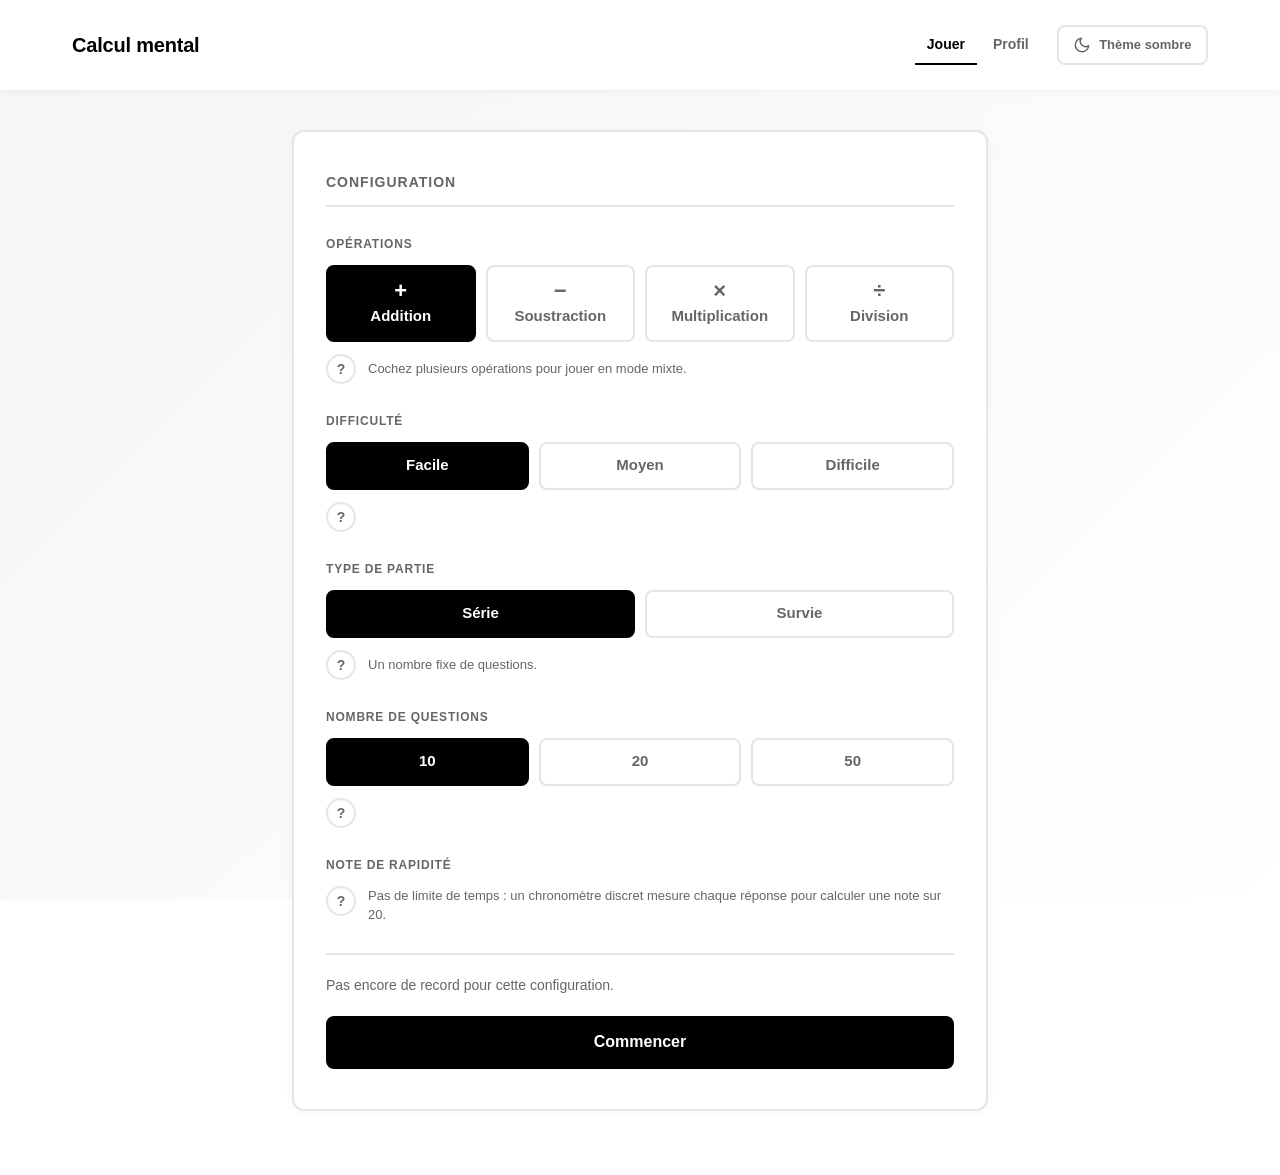
<file: index.html>
<!DOCTYPE html>
<html lang="fr">
<head>
  <meta charset="UTF-8">
  <meta name="viewport" content="width=device-width, initial-scale=1">
  <meta name="description" content="Entraînement au calcul mental : additions, soustractions, multiplications et divisions, avec une note de rapidité et des statistiques de progression.">
  <title>Calcul mental</title>
  <link rel="stylesheet" href="css/style.css">
  <!-- Chargés dans le <head> pour appliquer le thème avant le premier affichage -->
  <script src="js/storage.js"></script>
  <script src="js/theme.js"></script>
</head>
<body>
  <a class="skip-link" href="#main">Aller au contenu</a>

  <!-- ========== En-tête ========== -->
  <header class="site-header">
    <div class="header-inner">
      <h1 class="site-title">Calcul mental</h1>
      <div class="header-actions">
        <!-- Onglets : masqués pendant une partie -->
        <nav class="site-nav" id="site-nav" aria-label="Navigation principale">
          <button type="button" class="nav-link" data-nav="home" aria-current="page">Jouer</button>
          <button type="button" class="nav-link" data-nav="profile">Profil</button>
        </nav>
        <button type="button" class="theme-toggle" id="theme-toggle">
          <span class="theme-icon" id="icon-moon" aria-hidden="true">
            <svg viewBox="0 0 24 24" width="18" height="18" fill="none" stroke="currentColor" stroke-width="2" stroke-linecap="round" stroke-linejoin="round" focusable="false"><path d="M21 12.79A9 9 0 1 1 11.21 3 7 7 0 0 0 21 12.79z"/></svg>
          </span>
          <span class="theme-icon" id="icon-sun" aria-hidden="true" hidden>
            <svg viewBox="0 0 24 24" width="18" height="18" fill="none" stroke="currentColor" stroke-width="2" stroke-linecap="round" stroke-linejoin="round" focusable="false"><circle cx="12" cy="12" r="4"/><path d="M12 2v2M12 20v2M4.93 4.93l1.41 1.41M17.66 17.66l1.41 1.41M2 12h2M20 12h2M4.93 19.07l1.41-1.41M17.66 6.34l1.41-1.41"/></svg>
          </span>
          <span class="theme-toggle-text" id="theme-toggle-text">Thème sombre</span>
        </button>
      </div>
    </div>
  </header>

  <main class="container" id="main">

    <!-- ========== Écran 1 : configuration (accueil) ========== -->
    <section class="screen" id="screen-home" aria-labelledby="home-title">
      <form class="card" id="config-form" novalidate>
        <h2 class="card-title" id="home-title" tabindex="-1" data-autofocus>Configuration</h2>

        <fieldset class="field">
          <legend class="label">Opérations</legend>
          <div class="chips chips-4">
            <label class="chip">
              <input type="checkbox" name="operation" value="add" class="visually-hidden">
              <span class="chip-face chip-face--stacked"><span class="chip-symbol" aria-hidden="true">+</span>Addition</span>
            </label>
            <label class="chip">
              <input type="checkbox" name="operation" value="sub" class="visually-hidden">
              <span class="chip-face chip-face--stacked"><span class="chip-symbol" aria-hidden="true">−</span>Soustraction</span>
            </label>
            <label class="chip">
              <input type="checkbox" name="operation" value="mul" class="visually-hidden">
              <span class="chip-face chip-face--stacked"><span class="chip-symbol" aria-hidden="true">×</span>Multiplication</span>
            </label>
            <label class="chip">
              <input type="checkbox" name="operation" value="div" class="visually-hidden">
              <span class="chip-face chip-face--stacked"><span class="chip-symbol" aria-hidden="true">÷</span>Division</span>
            </label>
          </div>
          <div class="field-help">
            <!-- Aide dépliable : s'ouvre au survol, au clic, au toucher ou avec Entrée -->
            <div class="help" data-help>
              <button type="button" class="help-toggle" aria-expanded="false" aria-controls="help-operations">
                <span class="help-icon" aria-hidden="true">?</span>
                <span class="help-title">Comprendre les opérations</span>
              </button>
              <div class="help-panel" id="help-operations">
                <div class="help-panel-inner">
                  <dl class="help-list">
                    <div class="help-item">
                      <dt>+ Addition</dt>
                      <dd>Additionner deux nombres, par exemple <span class="math">12 + 7 = 19</span>.</dd>
                    </div>
                    <div class="help-item">
                      <dt>− Soustraction</dt>
                      <dd>Retirer le second nombre du premier, par exemple <span class="math">15 − 6 = 9</span>. En Facile et Moyen, le résultat n'est jamais négatif. En Difficile il peut l'être : un bouton ± permet alors de saisir le signe moins.</dd>
                    </div>
                    <div class="help-item">
                      <dt>× Multiplication</dt>
                      <dd>Les tables de multiplication, par exemple <span class="math">7 × 8 = 56</span>. Les tables proposées dépendent de la difficulté.</dd>
                    </div>
                    <div class="help-item">
                      <dt>÷ Division</dt>
                      <dd>Une division qui tombe toujours juste, sans reste et jamais par 0, par exemple <span class="math">42 ÷ 6 = 7</span>.</dd>
                    </div>
                    <div class="help-item">
                      <dt>Plusieurs cases cochées</dt>
                      <dd>Mode mixte : chaque question tire au hasard une des opérations cochées.</dd>
                    </div>
                  </dl>
                </div>
              </div>
            </div>
            <p class="hint" id="ops-hint" aria-live="polite"></p>
          </div>
        </fieldset>

        <fieldset class="field">
          <legend class="label">Difficulté</legend>
          <div class="chips chips-3">
            <label class="chip">
              <input type="radio" name="difficulty" value="facile" class="visually-hidden">
              <span class="chip-face">Facile</span>
            </label>
            <label class="chip">
              <input type="radio" name="difficulty" value="moyen" class="visually-hidden">
              <span class="chip-face">Moyen</span>
            </label>
            <label class="chip">
              <input type="radio" name="difficulty" value="difficile" class="visually-hidden">
              <span class="chip-face">Difficile</span>
            </label>
          </div>
          <div class="field-help">
            <div class="help" data-help>
              <button type="button" class="help-toggle" aria-expanded="false" aria-controls="help-difficulty">
                <span class="help-icon" aria-hidden="true">?</span>
                <span class="help-title">Comprendre la difficulté</span>
              </button>
              <div class="help-panel" id="help-difficulty">
                <div class="help-panel-inner">
                  <dl class="help-list">
                    <div class="help-item">
                      <dt>Facile</dt>
                      <dd>Additions et soustractions avec des nombres de 1 à 20, tables de 1 à 5, divisions dont le diviseur et le résultat vont de 1 à 5. Exemples : <span class="math">14 + 6</span>, <span class="math">4 × 7</span>, <span class="math">15 ÷ 3</span>.</dd>
                    </div>
                    <div class="help-item">
                      <dt>Moyen</dt>
                      <dd>Nombres de 10 à 100, tables de 2 à 10, divisions par 2 à 10 avec un résultat jusqu'à 10. Exemples : <span class="math">47 + 38</span>, <span class="math">8 × 9</span>, <span class="math">72 ÷ 8</span>.</dd>
                    </div>
                    <div class="help-item">
                      <dt>Difficile</dt>
                      <dd>Nombres de 50 à 999, multiplications jusqu'à <span class="math">20 × 20</span>, divisions par 2 à 15 avec un résultat jusqu'à 20. La soustraction peut donner un résultat négatif. Exemples : <span class="math">684 − 791</span>, <span class="math">17 × 13</span>, <span class="math">156 ÷ 12</span>.</dd>
                    </div>
                  </dl>
                </div>
              </div>
            </div>
          </div>
        </fieldset>

        <fieldset class="field">
          <legend class="label">Type de partie</legend>
          <div class="chips chips-2">
            <label class="chip">
              <input type="radio" name="mode" value="serie" class="visually-hidden">
              <span class="chip-face">Série</span>
            </label>
            <label class="chip">
              <input type="radio" name="mode" value="survie" class="visually-hidden">
              <span class="chip-face">Survie</span>
            </label>
          </div>
          <div class="field-help">
            <div class="help" data-help>
              <button type="button" class="help-toggle" aria-expanded="false" aria-controls="help-mode">
                <span class="help-icon" aria-hidden="true">?</span>
                <span class="help-title">Comprendre le type de partie</span>
              </button>
              <div class="help-panel" id="help-mode">
                <div class="help-panel-inner">
                  <dl class="help-list">
                    <div class="help-item">
                      <dt>Série</dt>
                      <dd>Un nombre fixe de questions, choisi juste en dessous. À la fin : score, pourcentage, temps moyen, note de rapidité et liste des erreurs.</dd>
                    </div>
                    <div class="help-item">
                      <dt>Survie</dt>
                      <dd>Les questions s'enchaînent sans limite. Chaque réponse fausse coûte une des 3 vies, et la partie s'arrête à la 3e erreur. Le score est le nombre de bonnes réponses.</dd>
                    </div>
                  </dl>
                  <p class="help-note">Chaque combinaison de réglages a son propre record.</p>
                </div>
              </div>
            </div>
            <p class="hint" id="mode-hint"></p>
          </div>
        </fieldset>

        <fieldset class="field" id="count-field">
          <legend class="label">Nombre de questions</legend>
          <div class="chips chips-3">
            <label class="chip">
              <input type="radio" name="count" value="10" class="visually-hidden">
              <span class="chip-face">10</span>
            </label>
            <label class="chip">
              <input type="radio" name="count" value="20" class="visually-hidden">
              <span class="chip-face">20</span>
            </label>
            <label class="chip">
              <input type="radio" name="count" value="50" class="visually-hidden">
              <span class="chip-face">50</span>
            </label>
          </div>
          <div class="field-help">
            <div class="help" data-help>
              <button type="button" class="help-toggle" aria-expanded="false" aria-controls="help-count">
                <span class="help-icon" aria-hidden="true">?</span>
                <span class="help-title">Comprendre le nombre de questions</span>
              </button>
              <div class="help-panel" id="help-count">
                <div class="help-panel-inner">
                  <dl class="help-list">
                    <div class="help-item">
                      <dt>10</dt>
                      <dd>Partie courte, idéale pour s'échauffer.</dd>
                    </div>
                    <div class="help-item">
                      <dt>20</dt>
                      <dd>Partie standard.</dd>
                    </div>
                    <div class="help-item">
                      <dt>50</dt>
                      <dd>Partie longue, pour travailler l'endurance et la régularité.</dd>
                    </div>
                  </dl>
                  <p class="help-note">10, 20 et 50 questions ont chacun leur propre record.</p>
                </div>
              </div>
            </div>
          </div>
        </fieldset>

        <!-- Pas de temps imparti : explication du barème de rapidité -->
        <div class="field">
          <p class="label field-label">Note de rapidité</p>
          <div class="field-help">
            <div class="help" data-help>
              <button type="button" class="help-toggle" aria-expanded="false" aria-controls="help-speed">
                <span class="help-icon" aria-hidden="true">?</span>
                <span class="help-title">Comprendre la note de rapidité</span>
              </button>
              <div class="help-panel" id="help-speed">
                <div class="help-panel-inner">
                  <dl class="help-list help-list--cols" id="speed-scale">
                    <div class="help-item">
                      <dt>Réflexe · 20 points</dt>
                      <dd>Bonne réponse en 3 s ou moins.</dd>
                    </div>
                    <div class="help-item">
                      <dt>Rapide · 16 points</dt>
                      <dd>Entre 3 et 5 s.</dd>
                    </div>
                    <div class="help-item">
                      <dt>Standard · 12 points</dt>
                      <dd>Entre 5 et 10 s.</dd>
                    </div>
                    <div class="help-item">
                      <dt>Posé · 8 points</dt>
                      <dd>Entre 10 et 15 s.</dd>
                    </div>
                    <div class="help-item">
                      <dt>Lent · 4 points</dt>
                      <dd>Entre 15 et 30 s.</dd>
                    </div>
                    <div class="help-item">
                      <dt>Très lent · 0 point</dt>
                      <dd>Plus de 30 s.</dd>
                    </div>
                  </dl>
                  <p class="help-note">La note d'une partie est la moyenne des points de vos bonnes réponses, sur 20. Une réponse fausse ne rapporte aucun point : elle compte dans le pourcentage de réussite, pas dans la note. Le barème est le même pour toutes les difficultés.</p>
                </div>
              </div>
            </div>
            <p class="hint">Pas de limite de temps : un chronomètre discret mesure chaque réponse pour calculer une note sur 20.</p>
          </div>
        </div>

        <p class="home-record" id="home-record"></p>

        <div class="actions">
          <button type="submit" class="btn btn-primary btn-block">Commencer</button>
        </div>
      </form>
    </section>

    <!-- ========== Écran 2 : profil (statistiques et graphiques) ========== -->
    <section class="screen" id="screen-profile" aria-labelledby="profile-title" hidden>
      <div class="page-head">
        <h2 class="page-title" id="profile-title" tabindex="-1" data-autofocus>Profil</h2>
        <p class="page-subtitle" id="profile-subtitle"></p>
      </div>

      <div class="card profile-empty" id="profile-empty" hidden>
        <p class="empty">Aucune partie enregistrée pour l'instant. Jouez une première partie : vos statistiques et vos courbes de progression apparaîtront ici.</p>
        <button type="button" class="btn btn-primary" id="btn-profile-play">Jouer une partie</button>
      </div>

      <div class="profile-content" id="profile-content">
        <!-- Les filtres s'appliquent à tout ce qui suit -->
        <form class="filters" id="profile-filters" aria-label="Filtrer les statistiques">
          <label class="filter">
            <span class="filter-label">Difficulté</span>
            <select class="select" id="filter-difficulty" name="difficulty">
              <option value="all">Toutes</option>
              <option value="facile">Facile</option>
              <option value="moyen">Moyen</option>
              <option value="difficile">Difficile</option>
            </select>
          </label>
          <label class="filter">
            <span class="filter-label">Opération</span>
            <select class="select" id="filter-op" name="op">
              <option value="all">Toutes</option>
              <option value="add">+ Addition</option>
              <option value="sub">− Soustraction</option>
              <option value="mul">× Multiplication</option>
              <option value="div">÷ Division</option>
            </select>
          </label>
        </form>

        <p class="card empty" id="filter-empty" hidden>Aucune partie ne correspond à ces filtres.</p>

        <div class="profile-body" id="profile-body">
          <section class="card" aria-labelledby="kpis-title">
            <h3 class="card-title" id="kpis-title">Vue d'ensemble</h3>
            <dl class="kpis" id="kpis"></dl>
            <p class="hint kpi-compare" id="kpi-compare" hidden></p>
          </section>

          <section class="card" aria-labelledby="evolution-title">
            <h3 class="card-title" id="evolution-title">Évolution</h3>
            <div class="chart-head">
              <p class="chart-intro">Une valeur par partie, de la plus ancienne (à gauche) à la plus récente.</p>
              <ul class="legend" aria-label="Légende des courbes">
                <li class="legend-item"><span class="legend-key legend-key--raw" aria-hidden="true"></span>Chaque partie</li>
                <li class="legend-item"><span class="legend-key legend-key--avg" aria-hidden="true"></span>Moyenne sur 5 parties</li>
              </ul>
            </div>
            <figure class="chart-figure">
              <figcaption class="chart-caption">Taux de réussite</figcaption>
              <div id="chart-rate"></div>
              <p class="empty" id="chart-rate-empty" hidden>Pas encore de données pour ces parties.</p>
            </figure>
            <figure class="chart-figure">
              <figcaption class="chart-caption">Temps moyen par question <span class="chart-caption-note">plus bas = plus rapide</span></figcaption>
              <div id="chart-time"></div>
              <p class="empty" id="chart-time-empty" hidden>Pas encore de temps mesuré pour ces parties.</p>
            </figure>
            <figure class="chart-figure">
              <figcaption class="chart-caption">Note de rapidité <span class="chart-caption-note">sur 20</span></figcaption>
              <div id="chart-note"></div>
              <p class="empty" id="chart-note-empty" hidden>Pas encore de note de rapidité pour ces parties.</p>
            </figure>
            <details class="table-view" id="evolution-details">
              <summary>Voir les données en tableau</summary>
              <div class="table-scroll">
                <table class="table table--compact">
                  <thead>
                    <tr>
                      <th scope="col">N°</th>
                      <th scope="col">Date</th>
                      <th scope="col">Configuration</th>
                      <th scope="col">Réussite</th>
                      <th scope="col">Temps moyen</th>
                      <th scope="col">Note</th>
                    </tr>
                  </thead>
                  <tbody id="evolution-body"></tbody>
                </table>
              </div>
            </details>
          </section>

          <section class="card" aria-labelledby="activity-title">
            <h3 class="card-title" id="activity-title">Activité · 30 derniers jours</h3>
            <p class="chart-intro" id="activity-summary"></p>
            <div id="chart-activity"></div>
            <p class="empty" id="activity-empty" hidden>Aucune partie ces 30 derniers jours.</p>
            <details class="table-view" id="activity-details">
              <summary>Voir les données en tableau</summary>
              <div class="table-scroll">
                <table class="table table--compact">
                  <thead>
                    <tr>
                      <th scope="col">Jour</th>
                      <th scope="col">Parties</th>
                      <th scope="col">Questions</th>
                    </tr>
                  </thead>
                  <tbody id="activity-body"></tbody>
                </table>
              </div>
            </details>
          </section>

          <section class="card" aria-labelledby="ops-title">
            <h3 class="card-title" id="ops-title">Par opération</h3>
            <div class="table-wrap">
              <table class="table ops-table" id="ops-table">
                <thead>
                  <tr>
                    <th scope="col"><span class="ops-label">Opération</span></th>
                    <th scope="col" class="ops-count">Questions</th>
                    <th scope="col">Réussite</th>
                    <th scope="col">Temps moyen</th>
                    <th scope="col">Note</th>
                  </tr>
                </thead>
                <tbody id="ops-body"></tbody>
              </table>
            </div>
            <p class="empty" id="ops-empty" hidden>Le détail par opération est disponible pour les parties jouées depuis l'ajout du profil.</p>
          </section>

          <section class="card" aria-labelledby="tiers-title">
            <h3 class="card-title" id="tiers-title">Répartition des temps</h3>
            <p class="chart-intro">Vos bonnes réponses, classées selon les paliers du barème de rapidité.</p>
            <ul class="tier-list" id="profile-tiers"></ul>
            <p class="hint" id="profile-tiers-note"></p>
            <p class="empty" id="profile-tiers-empty" hidden>Pas encore de bonne réponse chronométrée pour ces parties.</p>
          </section>

          <section class="card" aria-labelledby="records-title">
            <h3 class="card-title" id="records-title">Records par configuration</h3>
            <p class="empty" id="records-empty">Aucun record pour l'instant.</p>
            <ul class="list" id="records-list"></ul>
          </section>

          <section class="card" aria-labelledby="history-title">
            <h3 class="card-title" id="history-title">20 dernières parties</h3>
            <p class="empty" id="history-empty">Aucune partie enregistrée.</p>
            <ul class="list" id="history-list"></ul>
          </section>
        </div>

        <div class="actions">
          <button type="button" class="btn btn-danger btn-block" id="btn-clear-stats">Effacer toutes les statistiques</button>
        </div>
      </div>

      <p class="hint" id="storage-warning" hidden>La sauvegarde locale est indisponible dans ce navigateur : les parties et les statistiques seront perdues à la fermeture de la page.</p>
    </section>

    <!-- ========== Écran 3 : partie en cours ========== -->
    <section class="screen" id="screen-game" aria-labelledby="game-title" hidden>
      <h2 class="visually-hidden" id="game-title">Partie en cours</h2>

      <div class="game-topbar">
        <dl class="stats">
          <div class="stat">
            <dt class="stat-label">Question</dt>
            <dd class="stat-value" id="stat-progress">1</dd>
          </div>
          <div class="stat" id="stat-lives-box" hidden>
            <dt class="stat-label">Vies</dt>
            <dd class="stat-value">
              <span class="lives" id="lives" role="img" aria-label="3 vies restantes sur 3">
                <span class="life"></span><span class="life"></span><span class="life"></span>
              </span>
            </dd>
          </div>
          <div class="stat">
            <dt class="stat-label">Score</dt>
            <dd class="stat-value" id="stat-score">0</dd>
          </div>
          <div class="stat">
            <dt class="stat-label">Série</dt>
            <dd class="stat-value" id="stat-streak">0</dd>
          </div>
        </dl>
        <button type="button" class="btn-ghost" id="btn-abandon" aria-keyshortcuts="Escape">Abandonner</button>
      </div>

      <div class="card game-card" id="game-card">
        <!-- Affichage visuel du calcul ; la version lue par les lecteurs d'écran est juste dessous -->
        <p class="question" id="question" aria-hidden="true"><span id="q-a">0</span> <span id="q-op">+</span> <span id="q-b">0</span> = <span class="question-answer" id="q-answer">?</span></p>
        <p class="visually-hidden" id="question-spoken" aria-live="polite"></p>

        <form class="answer-form" id="answer-form" autocomplete="off" novalidate>
          <label for="answer-input" class="visually-hidden">Votre réponse</label>
          <div class="answer-row">
            <button type="button" class="btn btn-secondary btn-sign" id="btn-sign" aria-label="Changer le signe" hidden>±</button>
            <input type="text" class="input answer-input" id="answer-input" inputmode="numeric" autocomplete="off" autocorrect="off" spellcheck="false" enterkeyhint="done" maxlength="7">
            <button type="submit" class="btn btn-primary btn-submit">Valider</button>
          </div>
        </form>

        <p class="feedback" id="feedback" role="status" aria-live="polite"></p>
      </div>

      <p class="game-hint">Pas de limite de temps · <kbd>Entrée</kbd> pour valider · <kbd>Échap</kbd> pour abandonner</p>
    </section>

    <!-- ========== Écran 4 : résultats ========== -->
    <section class="screen" id="screen-results" aria-labelledby="results-title" hidden>
      <div class="card results-card">
        <h2 class="card-title" id="results-title" tabindex="-1" data-autofocus>Résultats</h2>
        <p class="record-badge" id="record-badge" hidden>Nouveau record !</p>
        <p class="results-score"><span id="res-score">0</span><span class="results-total"> / <span id="res-total">0</span></span></p>
        <p class="results-caption">bonnes réponses</p>
        <p class="results-config" id="res-config"></p>
        <dl class="results-stats">
          <div class="results-stat">
            <dt class="stat-label">Pourcentage</dt>
            <dd id="res-pct">0 %</dd>
          </div>
          <div class="results-stat">
            <dt class="stat-label">Temps moyen</dt>
            <dd id="res-avg">—</dd>
          </div>
          <div class="results-stat">
            <dt class="stat-label">Note de rapidité</dt>
            <dd id="res-note">—</dd>
          </div>
          <div class="results-stat">
            <dt class="stat-label">Meilleure série</dt>
            <dd id="res-streak">0</dd>
          </div>
        </dl>
      </div>

      <div class="card">
        <h2 class="card-title">Rapidité</h2>
        <p class="chart-intro">Vos bonnes réponses, classées selon le barème. La note est la moyenne de leurs points.</p>
        <ul class="tier-list" id="res-tiers"></ul>
        <p class="hint" id="res-tiers-note">Le barème est le même pour toutes les difficultés.</p>
        <p class="empty" id="res-tiers-empty" hidden>Aucune bonne réponse : pas de note de rapidité pour cette partie.</p>
      </div>

      <div class="card">
        <h2 class="card-title">Questions ratées</h2>
        <p class="empty" id="missed-empty">Aucune erreur, parfait !</p>
        <table class="table" id="missed-table">
          <thead>
            <tr>
              <th scope="col">Calcul</th>
              <th scope="col">Ta réponse</th>
              <th scope="col">Bonne réponse</th>
            </tr>
          </thead>
          <tbody id="missed-body"></tbody>
        </table>
      </div>

      <div class="actions">
        <button type="button" class="btn btn-primary btn-block" id="btn-replay">Rejouer</button>
        <button type="button" class="btn btn-secondary btn-block" id="btn-results-home">Retour à l'accueil</button>
      </div>
    </section>
  </main>

  <!-- ========== Boîte de confirmation (abandon, effacement) ========== -->
  <dialog class="dialog" id="confirm-dialog" aria-labelledby="dialog-title" aria-describedby="dialog-message">
    <form method="dialog">
      <h2 class="card-title" id="dialog-title">Confirmer</h2>
      <p class="dialog-message" id="dialog-message"></p>
      <div class="dialog-actions">
        <button type="submit" value="cancel" class="btn btn-secondary" id="dialog-cancel">Annuler</button>
        <button type="submit" value="confirm" class="btn btn-primary" id="dialog-confirm">Confirmer</button>
      </div>
    </form>
  </dialog>

  <script src="js/generator.js"></script>
  <script src="js/stats.js"></script>
  <script src="js/timer.js"></script>
  <script src="js/ui.js"></script>
  <script src="js/charts.js"></script>
  <script src="js/profile.js"></script>
  <script src="js/app.js"></script>
</body>
</html>
</file>
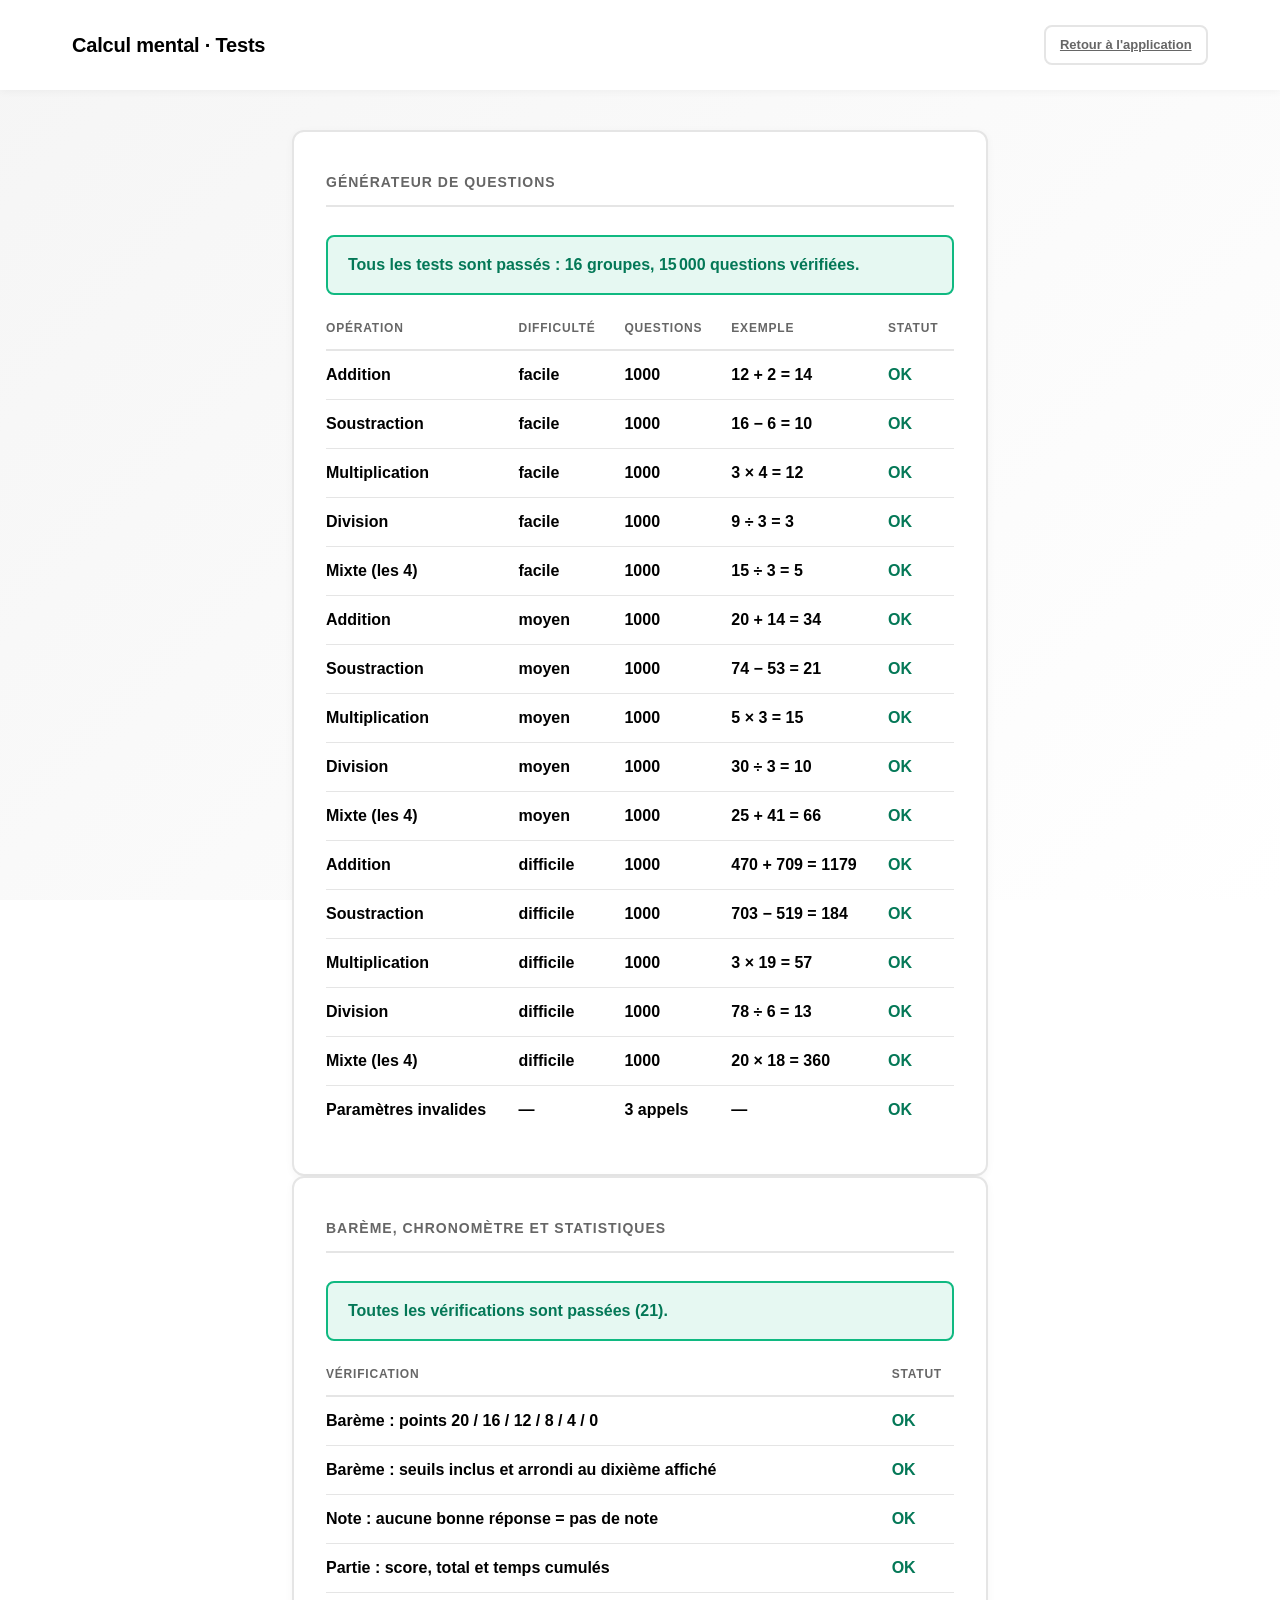
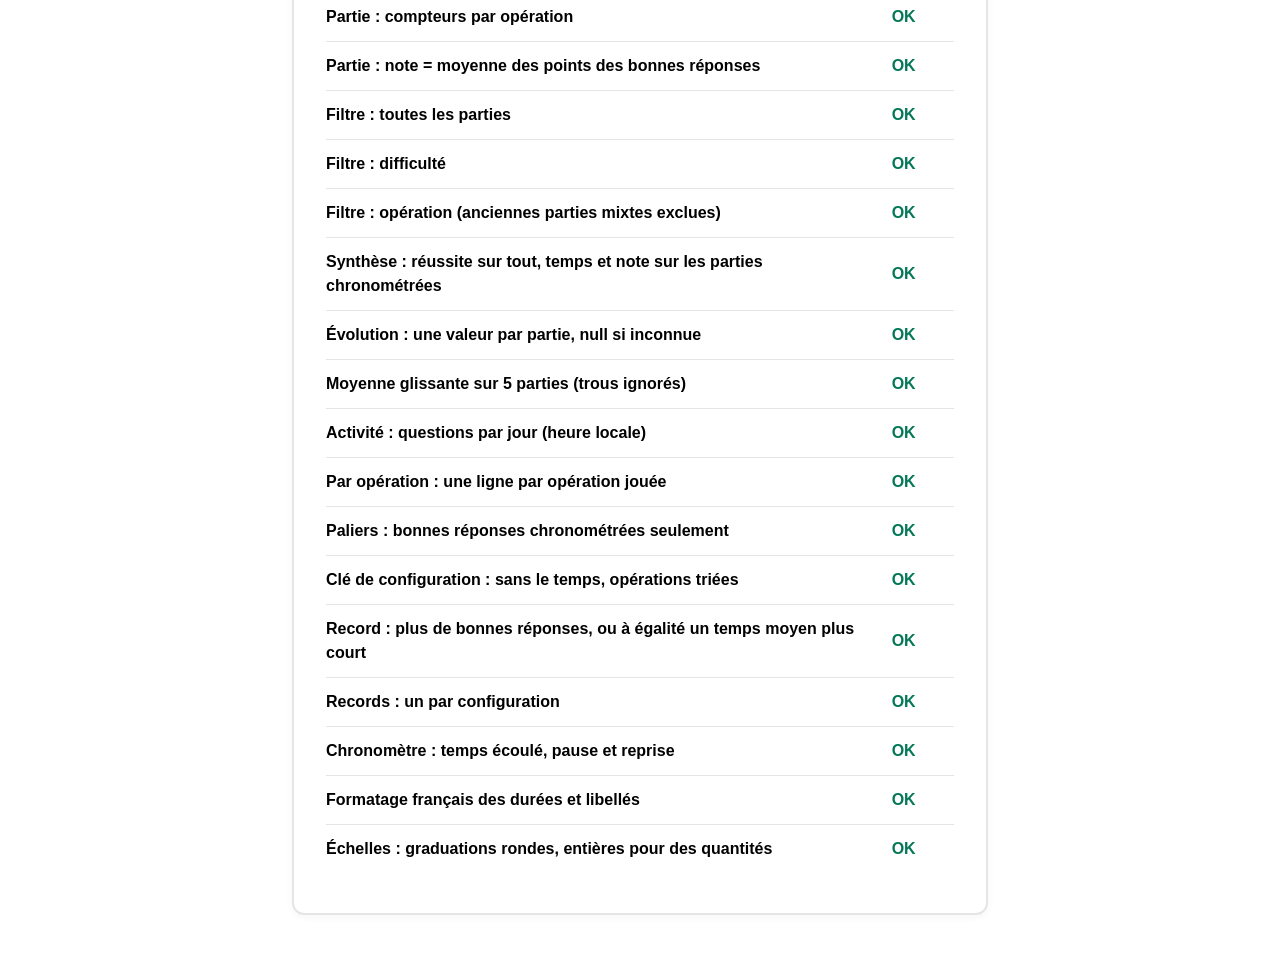
<file: tests.html>
<!DOCTYPE html>
<html lang="fr">
<head>
  <meta charset="UTF-8">
  <meta name="viewport" content="width=device-width, initial-scale=1">
  <title>Tests du générateur — Calcul mental</title>
  <link rel="stylesheet" href="css/style.css">
  <script src="js/storage.js"></script>
  <script src="js/theme.js"></script>
</head>
<body>
  <header class="site-header">
    <div class="header-inner">
      <h1 class="site-title">Calcul mental · Tests</h1>
      <a class="theme-toggle" href="index.html">Retour à l'application</a>
    </div>
  </header>

  <main class="container">
    <section class="card" aria-labelledby="tests-title">
      <h2 class="card-title" id="tests-title">Générateur de questions</h2>
      <p class="test-summary" id="summary" role="status">Exécution des tests…</p>
      <table class="table">
        <thead>
          <tr>
            <th scope="col">Opération</th>
            <th scope="col">Difficulté</th>
            <th scope="col">Questions</th>
            <th scope="col">Exemple</th>
            <th scope="col">Statut</th>
          </tr>
        </thead>
        <tbody id="results"></tbody>
      </table>
      <ul class="test-failures" id="failures" hidden></ul>
    </section>

    <section class="card" aria-labelledby="stats-tests-title">
      <h2 class="card-title" id="stats-tests-title">Barème, chronomètre et statistiques</h2>
      <p class="test-summary" id="stats-summary" role="status">Exécution des tests…</p>
      <table class="table">
        <thead>
          <tr>
            <th scope="col">Vérification</th>
            <th scope="col">Statut</th>
          </tr>
        </thead>
        <tbody id="stats-results"></tbody>
      </table>
    </section>
  </main>

  <script src="js/generator.js"></script>
  <script src="js/stats.js"></script>
  <script src="js/timer.js"></script>
  <script src="js/ui.js"></script>
  <script src="js/charts.js"></script>
  <script>
    /* Tests du générateur : 1000 questions par combinaison opération × difficulté. */
    (function () {
      'use strict';

      const N = 1000;
      const OPERATIONS = ['add', 'sub', 'mul', 'div'];
      const DIFFICULTIES = ['facile', 'moyen', 'difficile'];
      const SYMBOLS = { add: '+', sub: '−', mul: '×', div: '÷' };
      const LABELS = { add: 'Addition', sub: 'Soustraction', mul: 'Multiplication', div: 'Division', mix: 'Mixte (les 4)' };
      const MAX_LISTED_FAILURES = 30;

      // Bornes du cahier des charges, recopiées ici volontairement
      // (indépendantes de generator.js pour que le test ait un sens).
      const SPEC = {
        facile:    { addSub: [1, 20],   mul: [[1, 5], [1, 10]],  divisor: [1, 5],  quotientMax: 5,  negative: false },
        moyen:     { addSub: [10, 100], mul: [[2, 10], [2, 10]], divisor: [2, 10], quotientMax: 10, negative: false },
        difficile: { addSub: [50, 999], mul: [[2, 20], [2, 20]], divisor: [2, 15], quotientMax: 20, negative: true }
      };

      const failures = [];
      let totalQuestions = 0;
      let totalGroups = 0;
      let failedGroups = 0;

      function inRange(value, range) {
        return value >= range[0] && value <= range[1];
      }

      function expectedAnswer(q) {
        switch (q.op) {
          case 'add': return q.a + q.b;
          case 'sub': return q.a - q.b;
          case 'mul': return q.a * q.b;
          case 'div': return q.a / q.b;
          default: return NaN;
        }
      }

      /** Renvoie la liste des problèmes détectés sur une question. */
      function checkQuestion(q, expectedOp, difficulty) {
        const errors = [];
        const spec = SPEC[difficulty];
        if (expectedOp && q.op !== expectedOp) errors.push('opération inattendue « ' + q.op + ' »');
        if (q.symbol !== SYMBOLS[q.op]) errors.push('symbole incorrect « ' + q.symbol + ' »');
        if (![q.a, q.b, q.answer].every(Number.isInteger)) errors.push('valeur non entière');
        if (q.answer !== expectedAnswer(q)) errors.push('réponse fausse (' + q.answer + ')');

        if (q.op === 'add' || q.op === 'sub') {
          if (!inRange(q.a, spec.addSub) || !inRange(q.b, spec.addSub)) errors.push('nombres hors bornes');
        }
        if (q.op === 'sub' && !spec.negative && q.answer < 0) errors.push('soustraction négative');
        if (q.op === 'mul') {
          const t = spec.mul[0];
          const f = spec.mul[1];
          const ok = (inRange(q.a, t) && inRange(q.b, f)) || (inRange(q.a, f) && inRange(q.b, t));
          if (!ok) errors.push('facteurs hors bornes');
        }
        if (q.op === 'div') {
          if (q.b === 0) errors.push('division par 0');
          else if (q.a % q.b !== 0) errors.push('division non entière');
          if (!inRange(q.b, spec.divisor)) errors.push('diviseur hors bornes');
          if (!inRange(q.answer, [1, spec.quotientMax])) errors.push('résultat hors bornes');
        }
        return errors;
      }

      function describe(q) {
        return q.a + ' ' + q.symbol + ' ' + q.b + ' = ' + q.answer;
      }

      /** Génère N questions pour un groupe et vérifie chacune d'elles. */
      function runGroup(operations, expectedOp, difficulty, name) {
        let groupFailures = 0;
        let previousKey = null;
        let sample = null;
        const seenOps = {};
        Generator.reset();

        for (let i = 0; i < N; i++) {
          const q = generateQuestion(operations, difficulty);
          const key = q.op + ':' + q.a + ':' + q.b;
          const errors = checkQuestion(q, expectedOp, difficulty);
          if (key === previousKey) errors.push('même calcul deux fois de suite');
          if (errors.length > 0) {
            groupFailures += 1;
            failures.push(LABELS[name] + ' / ' + difficulty + ' : ' + describe(q) + ' → ' + errors.join(', '));
          }
          previousKey = key;
          seenOps[q.op] = true;
          if (!sample) sample = q;
        }

        // En mode mixte, chaque opération doit apparaître au moins une fois
        operations.forEach(function (op) {
          if (!seenOps[op]) {
            groupFailures += 1;
            failures.push(LABELS[name] + ' / ' + difficulty + ' : l\'opération ' + op + ' n\'apparaît jamais');
          }
        });

        totalQuestions += N;
        totalGroups += 1;
        if (groupFailures > 0) failedGroups += 1;
        addRow(LABELS[name], difficulty, sample, groupFailures);
      }

      /** Les paramètres invalides doivent lever une erreur. */
      function runValidationTests() {
        const invalidCalls = [
          { args: [[], 'facile'], label: 'liste d\'opérations vide' },
          { args: [['pow'], 'facile'], label: 'opération inconnue' },
          { args: [['add'], 'expert'], label: 'difficulté inconnue' }
        ];
        let groupFailures = 0;
        invalidCalls.forEach(function (call) {
          try {
            generateQuestion(call.args[0], call.args[1]);
            groupFailures += 1;
            failures.push('Validation : aucune erreur levée pour ' + call.label);
          } catch (error) {
            /* attendu */
          }
        });
        totalGroups += 1;
        if (groupFailures > 0) failedGroups += 1;
        addRow('Paramètres invalides', '—', null, groupFailures, invalidCalls.length + ' appels');
      }

      function addRow(operation, difficulty, sample, failureCount, countLabel) {
        const row = document.createElement('tr');
        const cells = [
          operation,
          difficulty,
          countLabel || String(N),
          sample ? describe(sample) : '—',
          failureCount === 0 ? 'OK' : failureCount + ' échec(s)'
        ];
        cells.forEach(function (text, index) {
          const cell = document.createElement('td');
          cell.textContent = text;
          if (index === cells.length - 1) cell.className = failureCount === 0 ? 'is-right' : 'is-wrong';
          row.appendChild(cell);
        });
        document.getElementById('results').appendChild(row);
      }

      function showSummary() {
        const summary = document.getElementById('summary');
        const ok = failedGroups === 0;
        summary.className = 'test-summary ' + (ok ? 'is-correct' : 'is-wrong');
        summary.textContent = ok
          ? 'Tous les tests sont passés : ' + totalGroups + ' groupes, ' + totalQuestions.toLocaleString('fr-FR') + ' questions vérifiées.'
          : failedGroups + ' groupe(s) en échec sur ' + totalGroups + ' (' + failures.length + ' problème(s) détecté(s)).';

        const list = document.getElementById('failures');
        failures.slice(0, MAX_LISTED_FAILURES).forEach(function (text) {
          const item = document.createElement('li');
          item.textContent = text;
          list.appendChild(item);
        });
        list.hidden = failures.length === 0;
        // Exposé pour une vérification automatisée éventuelle
        window.testResults = { ok: ok, groups: totalGroups, questions: totalQuestions, failures: failures.slice() };
      }

      DIFFICULTIES.forEach(function (difficulty) {
        OPERATIONS.forEach(function (op) {
          runGroup([op], op, difficulty, op);
        });
        runGroup(OPERATIONS, null, difficulty, 'mix');
      });
      runValidationTests();
      showSummary();
    })();
  </script>
  <script>
    /* Tests du barème, du chronomètre et des statistiques (fonctions pures). */
    (function () {
      'use strict';

      const checks = [];

      /** Une vérification : la fonction renvoie true, ou un message d'échec. */
      function check(name, fn) {
        let result;
        try {
          result = fn();
        } catch (error) {
          result = 'exception : ' + error.message;
        }
        checks.push({ name: name, ok: result === true, detail: result === true ? '' : String(result) });
      }

      function same(actual, expected) {
        const a = JSON.stringify(actual);
        const e = JSON.stringify(expected);
        return a === e ? true : 'obtenu ' + a + ', attendu ' + e;
      }

      function near(actual, expected) {
        return Math.abs(actual - expected) < 1e-9 ? true : 'obtenu ' + actual + ', attendu ' + expected;
      }

      function q(op) {
        return { op: op };
      }

      /** Partie enregistrée fictive (format v2). */
      function game(date, difficulty, operations, ops, extra) {
        const record = {
          v: 2, date: date, operations: operations, difficulty: difficulty, mode: 'serie', count: 10,
          correct: 0, total: 0, ms: 0, bestStreak: 0, ops: ops
        };
        Object.keys(ops).forEach(function (op) {
          record.correct += ops[op].c;
          record.total += ops[op].n;
          record.ms += ops[op].ms;
        });
        return Object.assign(record, extra || {});
      }

      function counters(n, c, ms, pts, tiers) {
        return { n: n, c: c, ms: ms, pts: pts, tiers: tiers };
      }

      /** Ancienne partie : score seulement. */
      function legacy(date, difficulty, operations, correct, total) {
        return {
          v: 1, date: date, operations: operations, difficulty: difficulty, mode: 'serie', count: total,
          correct: correct, total: total, ms: null, bestStreak: null, ops: null
        };
      }

      /* ---------- Barème ---------- */

      check('Barème : points 20 / 16 / 12 / 8 / 4 / 0', function () {
        return same(Stats.TIERS.map(function (t) { return t.points; }), [20, 16, 12, 8, 4, 0]);
      });

      check('Barème : seuils inclus et arrondi au dixième affiché', function () {
        const cases = [[0, 0], [2999, 0], [3000, 0], [3049, 0], [3050, 1], [5000, 1], [5049, 1],
          [5050, 2], [10000, 2], [10050, 3], [15000, 3], [30000, 4], [30049, 4], [30050, 5], [600000, 5]];
        const wrong = cases.filter(function (c) { return Stats.tierIndex(c[0]) !== c[1]; });
        return wrong.length === 0 ? true : 'paliers faux pour ' + wrong.map(function (c) { return c[0] + ' ms'; }).join(', ');
      });

      check('Note : aucune bonne réponse = pas de note', function () {
        return same(Stats.speedNote(0, 0), null);
      });

      /* ---------- Enregistrement d'une partie ---------- */

      const built = Stats.buildGameRecord(
        { operations: ['add', 'mul'], difficulty: 'moyen', mode: 'serie', count: 3 },
        [
          { question: q('add'), ms: 2000, isCorrect: true },
          { question: q('add'), ms: 4000, isCorrect: false },
          { question: q('mul'), ms: 6000.4, isCorrect: true }
        ],
        1,
        '2026-11-18T10:00:00.000Z'
      );

      check('Partie : score, total et temps cumulés', function () {
        return same([built.correct, built.total, built.ms, built.bestStreak], [2, 3, 12000, 1]);
      });

      check('Partie : compteurs par opération', function () {
        return same(built.ops, {
          add: counters(2, 1, 6000, 20, [1, 0, 0, 0, 0, 0]),
          mul: counters(1, 1, 6000, 12, [0, 0, 1, 0, 0, 0])
        });
      });

      check('Partie : note = moyenne des points des bonnes réponses', function () {
        const totals = Stats.totalsOf(built);
        return near(Stats.speedNote(totals.pts, totals.c), 16);
      });

      /* ---------- Filtres et agrégats ---------- */

      const games = [
        legacy('2026-11-01T09:00:00.000Z', 'facile', ['add'], 8, 10),
        legacy('2026-11-02T09:00:00.000Z', 'moyen', ['add', 'mul'], 5, 10),
        game('2026-11-03T09:00:00.000Z', 'facile', ['add'], { add: counters(10, 9, 30000, 160, [5, 3, 1, 0, 0, 0]) }, { bestStreak: 6 }),
        game('2026-11-04T09:00:00.000Z', 'moyen', ['add', 'mul'], {
          add: counters(5, 4, 25000, 48, [0, 2, 1, 1, 0, 0]),
          mul: counters(5, 5, 10000, 100, [5, 0, 0, 0, 0, 0])
        }, { bestStreak: 9 })
      ];

      check('Filtre : toutes les parties', function () {
        return same(Stats.select(games, { difficulty: 'all', op: 'all' }).length, 4);
      });

      check('Filtre : difficulté', function () {
        return same(Stats.select(games, { difficulty: 'facile', op: 'all' }).map(function (s) { return s.game.date.slice(8, 10); }), ['01', '03']);
      });

      check('Filtre : opération (anciennes parties mixtes exclues)', function () {
        const add = Stats.select(games, { difficulty: 'all', op: 'add' });
        const mul = Stats.select(games, { difficulty: 'all', op: 'mul' });
        return same([add.length, mul.length, mul[0].n, mul[0].c], [3, 1, 5, 5]);
      });

      check('Synthèse : réussite sur tout, temps et note sur les parties chronométrées', function () {
        const s = Stats.summarize(Stats.select(games, { difficulty: 'all', op: 'all' }));
        const errors = [];
        if (s.questions !== 40 || s.correct !== 31) errors.push('questions/correctes ' + s.questions + '/' + s.correct);
        if (Math.abs(s.rate - 31 / 40) > 1e-9) errors.push('réussite ' + s.rate);
        if (Math.abs(s.avgMs - 65000 / 20) > 1e-9) errors.push('temps moyen ' + s.avgMs);
        if (Math.abs(s.note - 308 / 18) > 1e-9) errors.push('note ' + s.note);
        if (s.bestStreak !== 9) errors.push('meilleure série ' + s.bestStreak);
        return errors.length === 0 ? true : errors.join(', ');
      });

      check('Évolution : une valeur par partie, null si inconnue', function () {
        const slices = Stats.select(games, { difficulty: 'all', op: 'all' });
        const time = Stats.evolution(slices, 'time').map(function (p) { return p.value; });
        return same(time, [null, null, 3, 3.5]);
      });

      check('Moyenne glissante sur 5 parties (trous ignorés)', function () {
        return same(Stats.movingAverage([10, null, 20, 30, 40, 50, 60], 5), [10, null, 15, 20, 25, 35, 40]);
      });

      check('Activité : questions par jour (heure locale)', function () {
        const day = function (d, h) { return new Date(2026, 10, d, h).toISOString(); };
        const slices = Stats.select([
          game(day(10, 9), 'facile', ['add'], { add: counters(10, 10, 1, 0, [0, 0, 0, 0, 0, 0]) }),
          game(day(16, 23), 'facile', ['add'], { add: counters(20, 10, 1, 0, [0, 0, 0, 0, 0, 0]) }),
          game(day(18, 0), 'facile', ['add'], { add: counters(10, 10, 1, 0, [0, 0, 0, 0, 0, 0]) }),
          game(day(18, 9), 'facile', ['add'], { add: counters(5, 5, 1, 0, [0, 0, 0, 0, 0, 0]) })
        ], { difficulty: 'all', op: 'all' });
        const result = Stats.activity(slices, 3, new Date(2026, 10, 18, 12));
        return same(result.map(function (d) { return [d.key, d.questions, d.games]; }),
          [['2026-11-16', 20, 1], ['2026-11-17', 0, 0], ['2026-11-18', 15, 2]]);
      });

      check('Par opération : une ligne par opération jouée', function () {
        const rows = Stats.byOperation(games, { difficulty: 'all', op: 'all' });
        return same(rows.map(function (r) { return [r.op, r.questions]; }), [['add', 25], ['mul', 5]]);
      });

      check('Paliers : bonnes réponses chronométrées seulement', function () {
        return same(Stats.tierCounts(Stats.select(games, { difficulty: 'all', op: 'all' })), [10, 5, 2, 1, 0, 0]);
      });

      /* ---------- Records ---------- */

      check('Clé de configuration : sans le temps, opérations triées', function () {
        return same(Stats.configKey({ operations: ['mul', 'add'], difficulty: 'moyen', mode: 'serie', count: 20 }),
          'ops=add+mul|diff=moyen|mode=serie-20');
      });

      check('Record : plus de bonnes réponses, ou à égalité un temps moyen plus court', function () {
        const base = { correct: 8, total: 10, ms: 30000 };
        const errors = [];
        if (Stats.isBetter({ correct: 0, total: 10, ms: 1 }, null)) errors.push('0 bonne réponse compté comme record');
        if (!Stats.isBetter({ correct: 1, total: 10, ms: 1 }, null)) errors.push('premier score non retenu');
        if (!Stats.isBetter({ correct: 9, total: 10, ms: 90000 }, base)) errors.push('meilleur score refusé');
        if (!Stats.isBetter({ correct: 8, total: 10, ms: 20000 }, base)) errors.push('égalité plus rapide refusée');
        if (Stats.isBetter({ correct: 8, total: 10, ms: 30000 }, base)) errors.push('égalité stricte acceptée');
        if (Stats.isBetter({ correct: 8, total: 10, ms: null }, base)) errors.push('temps inconnu accepté');
        return errors.length === 0 ? true : errors.join(', ');
      });

      check('Records : un par configuration', function () {
        const list = Stats.records(games.concat([
          game('2026-11-05T09:00:00.000Z', 'facile', ['add'], { add: counters(10, 10, 20000, 200, [10, 0, 0, 0, 0, 0]) })
        ]));
        // Deux configurations : Facile + (01, 03, 05) et Moyen + × (02, 04)
        return same(list.map(function (g) { return g.date.slice(8, 10); }), ['05', '04']);
      });

      /* ---------- Chronomètre ---------- */

      check('Chronomètre : temps écoulé, pause et reprise', function () {
        let fake = 1000;
        const hadOwn = Object.prototype.hasOwnProperty.call(performance, 'now');
        performance.now = function () { return fake; };
        try {
          const steps = [];
          Timer.start();
          fake = 3000; steps.push(Timer.elapsed());
          Timer.pause();
          fake = 10000; steps.push(Timer.elapsed());
          Timer.resume();
          fake = 10500; steps.push(Timer.elapsed());
          Timer.stop();
          fake = 20000; steps.push(Timer.elapsed(), Timer.isActive());
          return same(steps, [2000, 2000, 2500, 2500, false]);
        } finally {
          if (!hadOwn) delete performance.now;
        }
      });

      /* ---------- Formatage et échelles ---------- */

      check('Formatage français des durées et libellés', function () {
        return same([
          Ui.formatSeconds(2440),
          Ui.formatPercent(0.724),
          Ui.formatTotalTime(45000),
          Ui.formatTotalTime(3900000),
          Ui.formatConfigLabel({ operations: ['add', 'mul'], difficulty: 'moyen', mode: 'serie', count: 20 })
        ], ['2,4 s', '72 %', '45 s', '1 h 05', 'Mixte + × · Moyen · Série de 20']);
      });

      check('Échelles : graduations rondes, entières pour des quantités', function () {
        return same([Charts.niceScale(7, 3, true), Charts.niceScale(4.3, 4, false)],
          [{ max: 10, ticks: [0, 5, 10] }, { max: 6, ticks: [0, 2, 4, 6] }]);
      });

      /* ---------- Affichage ---------- */

      const body = document.getElementById('stats-results');
      checks.forEach(function (item) {
        const row = document.createElement('tr');
        const name = document.createElement('td');
        name.textContent = item.name;
        const status = document.createElement('td');
        status.textContent = item.ok ? 'OK' : 'Échec : ' + item.detail;
        status.className = item.ok ? 'is-right' : 'is-wrong';
        row.appendChild(name);
        row.appendChild(status);
        body.appendChild(row);
      });

      const failed = checks.filter(function (item) { return !item.ok; });
      const summary = document.getElementById('stats-summary');
      summary.className = 'test-summary ' + (failed.length === 0 ? 'is-correct' : 'is-wrong');
      summary.textContent = failed.length === 0
        ? 'Toutes les vérifications sont passées (' + checks.length + ').'
        : failed.length + ' vérification(s) en échec sur ' + checks.length + '.';

      window.statsTestResults = {
        ok: failed.length === 0,
        count: checks.length,
        failures: failed.map(function (item) { return item.name + ' → ' + item.detail; })
      };
    })();
  </script>
</body>
</html>
</file>
<file: css/style.css>
/* =========================================================
   Calcul mental — feuille de style
   Charte ProjetV : minimaliste noir & blanc, sobre.
   Le thème sombre ne fait que redéfinir les variables.
   ========================================================= */

/* ---------- 1. Variables : thème clair (charte ProjetV) ---------- */
:root {
  --primary: #000000;
  --primary-light: #333333;
  --accent: #3b82f6;
  --bg-body: linear-gradient(135deg, #f5f5f5 0%, #ffffff 100%);
  --bg-container: #ffffff;
  --text-primary: #000000;
  --text-secondary: #666666;
  --text-inverse: #ffffff;
  --success: #10b981;
  --warning: #f59e0b;
  --danger: #ef4444;
  --gray-200: #e5e5e5;
  --gray-400: #a3a3a3;
  --shadow: 0 10px 40px rgba(0,0,0,0.08);
  --shadow-sm: 0 2px 8px rgba(0,0,0,0.04);

  /* Variables complémentaires (lisibilité du feedback) */
  --success-bg: rgba(16, 185, 129, 0.10);
  --danger-bg: rgba(239, 68, 68, 0.08);
  --success-text: #047857;
  --danger-text: #b91c1c;
  --danger-hover: #dc2626;

  /* Graphiques (couleurs vérifiées : contraste et daltonisme) */
  --chart-series: #3b82f6;              /* série mise en avant */
  --chart-muted: #8a8a8a;               /* série de fond (valeurs brutes) */
  --chart-track: rgba(59, 130, 246, 0.16); /* fond des jauges */
  --chart-grid: #ececec;
  --chart-axis: #d4d4d4;
  --chart-crosshair: #a3a3a3;
  --chart-band: rgba(0, 0, 0, 0.04);

  --font: -apple-system, BlinkMacSystemFont, 'Segoe UI', Roboto, 'Helvetica Neue', Arial, sans-serif;
  --radius: 12px;
  --radius-sm: 8px;
  --speed: 0.2s;

  color-scheme: light;
}

/* ---------- 2. Variables : thème sombre ---------- */
[data-theme="dark"] {
  --primary: #ffffff;
  --primary-light: #d4d4d4;
  --accent: #60a5fa;
  --bg-body: linear-gradient(135deg, #0f0f0f 0%, #151515 100%);
  --bg-container: #1a1a1a;
  --text-primary: #ffffff;
  --text-secondary: #a3a3a3;
  --text-inverse: #000000;
  --success: #10b981;
  --warning: #f59e0b;
  --danger: #ef4444;
  --gray-200: #2a2a2a;
  --gray-400: #6b6b6b;
  --shadow: 0 10px 40px rgba(0,0,0,0.45);
  --shadow-sm: 0 2px 8px rgba(0,0,0,0.30);

  --success-bg: rgba(16, 185, 129, 0.14);
  --danger-bg: rgba(239, 68, 68, 0.14);
  --success-text: #34d399;
  --danger-text: #f87171;

  --chart-series: #4a8ef7;
  --chart-muted: #6b6b6b;
  --chart-track: rgba(74, 142, 247, 0.22);
  --chart-grid: #262626;
  --chart-axis: #3a3a3a;
  --chart-crosshair: #6b6b6b;
  --chart-band: rgba(255, 255, 255, 0.05);

  color-scheme: dark;
}

/* ---------- 3. Base ---------- */
*,
*::before,
*::after {
  box-sizing: border-box;
}

[hidden] {
  display: none !important;
}

html {
  -webkit-text-size-adjust: 100%;
  text-size-adjust: 100%;
}

body {
  margin: 0;
  min-height: 100vh;
  font-family: var(--font);
  font-size: 1rem;
  line-height: 1.5;
  color: var(--text-primary);
  background-color: var(--bg-container);
  background-image: var(--bg-body);
  background-attachment: fixed;
  -webkit-font-smoothing: antialiased;
  transition: color var(--speed) ease;
}

h1, h2, h3, p, figure {
  margin: 0;
}

[tabindex="-1"]:focus {
  outline: none;
}

kbd {
  font-family: inherit;
  font-size: 0.85em;
  font-weight: 600;
  padding: 0.1em 0.45em;
  border: 1px solid var(--gray-200);
  border-bottom-width: 2px;
  border-radius: 4px;
  background: var(--bg-container);
}

/* Masqué visuellement, mais lu par les lecteurs d'écran et focalisable */
.visually-hidden {
  position: absolute !important;
  width: 1px;
  height: 1px;
  padding: 0;
  margin: -1px;
  overflow: hidden;
  clip: rect(0 0 0 0);
  white-space: nowrap;
  border: 0;
}

.skip-link {
  position: absolute;
  top: -100px;
  left: 1rem;
  z-index: 100;
  padding: 0.5rem 1rem;
  border-radius: var(--radius-sm);
  background: var(--primary);
  color: var(--text-inverse);
  font-weight: 600;
  text-decoration: none;
}

.skip-link:focus {
  top: 0.5rem;
}

/* ---------- 4. En-tête ---------- */
.site-header {
  height: 10vh;
  min-height: 60px;
  background: var(--bg-container);
  box-shadow: var(--shadow-sm);
}

.header-inner {
  display: flex;
  align-items: center;
  justify-content: space-between;
  gap: 1rem;
  max-width: 1200px;
  height: 100%;
  margin: 0 auto;
  padding: 0 2rem;
}

.site-title {
  font-size: 1.25rem;
  font-weight: 700;
  letter-spacing: -0.01em;
  color: var(--text-primary);
}

.theme-toggle {
  display: inline-flex;
  align-items: center;
  gap: 0.5rem;
  min-height: 40px;
  padding: 0.45rem 0.9rem;
  border: 2px solid var(--gray-200);
  border-radius: var(--radius-sm);
  background: transparent;
  color: var(--text-secondary);
  font: inherit;
  font-size: 0.8125rem;
  font-weight: 600;
  cursor: pointer;
  transition: border-color var(--speed) ease, color var(--speed) ease;
}

.theme-toggle:hover {
  border-color: var(--primary);
  color: var(--text-primary);
}

.theme-icon {
  display: inline-flex;
}

.header-actions {
  display: flex;
  align-items: center;
  gap: 1rem;
}

/* Onglets Jouer / Profil */
.site-nav {
  display: flex;
  gap: 0.25rem;
}

.nav-link {
  min-height: 40px;
  padding: 0.45rem 0.75rem;
  border: 0;
  border-bottom: 2px solid transparent;
  border-radius: var(--radius-sm) var(--radius-sm) 0 0;
  background: transparent;
  color: var(--text-secondary);
  font: inherit;
  font-size: 0.875rem;
  font-weight: 600;
  cursor: pointer;
  transition: color var(--speed) ease, border-color var(--speed) ease;
}

.nav-link:hover {
  color: var(--text-primary);
}

.nav-link[aria-current="page"] {
  border-bottom-color: var(--primary);
  color: var(--text-primary);
}

.nav-link:focus-visible {
  outline: 2px solid var(--accent);
  outline-offset: 2px;
}

/* ---------- 5. Mise en page ---------- */
.container {
  max-width: 760px;
  margin: 0 auto;
  padding: 2.5rem 2rem 4rem;
}

.screen {
  display: flex;
  flex-direction: column;
  gap: 1.5rem;
}

.actions {
  display: flex;
  flex-direction: column;
  gap: 0.75rem;
}

/* ---------- 6. Cartes, titres, libellés ---------- */
.card {
  background: var(--bg-container);
  border: 2px solid var(--gray-200);
  border-radius: var(--radius);
  box-shadow: var(--shadow-sm);
  padding: 2.5rem 2rem;
  transition: border-color var(--speed) ease, background-color var(--speed) ease;
}

.card-title {
  margin: 0 0 1.75rem;
  padding-bottom: 0.75rem;
  border-bottom: 2px solid var(--gray-200);
  font-size: 0.875rem;
  font-weight: 700;
  text-transform: uppercase;
  letter-spacing: 1px;
  color: var(--text-secondary);
}

.label,
.stat-label {
  font-size: 0.75rem;
  font-weight: 600;
  text-transform: uppercase;
  letter-spacing: 0.8px;
  color: var(--text-secondary);
}

.field {
  min-width: 0;
  margin: 0 0 1.75rem;
  padding: 0;
  border: 0;
}

.field > legend.label {
  display: block;
  padding: 0 0 0.75rem;
}

.field-label {
  display: block;
}

.hint {
  margin-top: 0.625rem;
  font-size: 0.8125rem;
  color: var(--text-secondary);
}

.hint.is-error {
  color: var(--danger-text);
  font-weight: 600;
}

.hint:empty {
  display: none;
}

.empty {
  color: var(--text-secondary);
  font-size: 0.9375rem;
}

/* ---------- 7. Pastilles sélectionnables (vrais inputs masqués) ---------- */
.chips {
  --cols: 3;
  display: grid;
  grid-template-columns: repeat(var(--cols), minmax(0, 1fr));
  gap: 0.625rem;
}

.chips-2 { --cols: 2; }
.chips-3 { --cols: 3; }
.chips-4 { --cols: 4; }

.chip {
  position: relative;
  display: block;
  cursor: pointer;
}

.chip-face {
  display: flex;
  align-items: center;
  justify-content: center;
  gap: 0.375rem;
  min-height: 48px;
  height: 100%;
  padding: 0.625rem 0.75rem;
  border: 2px solid var(--gray-200);
  border-radius: var(--radius-sm);
  color: var(--text-secondary);
  font-size: 0.9375rem;
  font-weight: 600;
  text-align: center;
  hyphens: auto;
  overflow-wrap: break-word;
  user-select: none;
  transition: background-color 0.15s ease, border-color 0.15s ease, color 0.15s ease;
}

.chip-face--stacked {
  flex-direction: column;
  gap: 0.125rem;
  padding-top: 0.75rem;
  padding-bottom: 0.75rem;
}

.chip-symbol {
  font-size: 1.375rem;
  font-weight: 700;
  line-height: 1.1;
}

.chip:hover .chip-face {
  border-color: var(--primary);
  color: var(--text-primary);
}

.chip input:checked + .chip-face {
  background: var(--primary);
  border-color: var(--primary);
  color: var(--text-inverse);
}

.chip input:focus-visible + .chip-face {
  outline: 2px solid var(--accent);
  outline-offset: 2px;
}

/* ---------- 8. Boutons ---------- */
.btn {
  display: inline-flex;
  align-items: center;
  justify-content: center;
  gap: 0.5rem;
  min-height: 48px;
  padding: 0.8rem 1.5rem;
  border: 2px solid transparent;
  border-radius: var(--radius-sm);
  font: inherit;
  font-size: 1rem;
  font-weight: 600;
  text-decoration: none;
  cursor: pointer;
  transition: background-color var(--speed) ease, border-color var(--speed) ease,
    color var(--speed) ease, transform 0.15s ease;
}

.btn:focus-visible,
.btn-ghost:focus-visible,
.theme-toggle:focus-visible,
.skip-link:focus-visible {
  outline: 2px solid var(--accent);
  outline-offset: 2px;
}

.btn-block {
  width: 100%;
}

.btn-primary {
  background: var(--primary);
  border-color: var(--primary);
  color: var(--text-inverse);
}

.btn-primary:hover:not(:disabled) {
  background: var(--primary-light);
  border-color: var(--primary-light);
  transform: translateY(-1px);
}

.btn-primary:active:not(:disabled) {
  transform: translateY(0);
}

.btn-secondary {
  background: transparent;
  border-color: var(--gray-200);
  color: var(--text-secondary);
}

.btn-secondary:hover:not(:disabled) {
  border-color: var(--primary);
  color: var(--text-primary);
}

.btn-danger {
  background: var(--danger);
  border-color: var(--danger);
  color: #ffffff;
}

.btn-danger:hover:not(:disabled) {
  background: var(--danger-hover);
  border-color: var(--danger-hover);
}

.btn:disabled {
  opacity: 0.45;
  cursor: not-allowed;
}

/* Bouton discret (abandon) */
.btn-ghost {
  padding: 0.5rem 0.75rem;
  border: 0;
  border-radius: var(--radius-sm);
  background: transparent;
  color: var(--text-secondary);
  font: inherit;
  font-size: 0.75rem;
  font-weight: 600;
  text-transform: uppercase;
  letter-spacing: 0.8px;
  cursor: pointer;
  transition: color var(--speed) ease;
}

.btn-ghost:hover {
  color: var(--danger-text);
  text-decoration: underline;
  text-underline-offset: 3px;
}

/* ---------- 9. Champs ---------- */
.input {
  width: 100%;
  padding: 0.75rem 1rem;
  border: 2px solid var(--gray-200);
  border-radius: var(--radius-sm);
  background: var(--bg-container);
  color: var(--text-primary);
  font: inherit;
  transition: border-color var(--speed) ease;
}

.input:focus {
  outline: none;
  border-color: var(--primary);
}

/* ---------- 10. Accueil ---------- */
.home-record {
  margin-bottom: 1.25rem;
  padding-top: 1.25rem;
  border-top: 2px solid var(--gray-200);
  font-size: 0.875rem;
  color: var(--text-secondary);
}

/* ---------- 10 bis. Aide dépliable (point d'interrogation) ----------
   Fermée : un rond « ? » de 30 px. Ouverte : la bulle s'élargit sur
   toute la largeur du réglage, puis le panneau se déroule. Elle passe
   par-dessus le contenu (position absolue) : rien ne bouge en dessous. */
.field-help {
  position: relative;
  display: flex;
  align-items: center;
  min-height: 30px;
  margin-top: 0.75rem;
  padding-left: 42px; /* place réservée au « ? » */
}

.field-help .hint {
  margin-top: 0;
}

.help {
  position: absolute;
  top: 0;
  left: 0;
  z-index: 5;
  width: 30px;
  overflow: hidden;
  border: 2px solid var(--gray-200);
  border-radius: 15px;
  background: var(--bg-container);
  /* Fermeture : le panneau se replie d'abord, puis la bulle redevient un rond */
  transition: width 0.25s ease 0.2s, border-radius 0.25s ease 0.2s,
    border-color 0.2s ease, box-shadow 0.2s ease;
}

.help.is-open {
  z-index: 6;
  width: 100%;
  border-color: var(--primary);
  border-radius: var(--radius-sm);
  box-shadow: var(--shadow);
  /* Ouverture : la bulle s'élargit d'abord, puis le panneau se déroule */
  transition: width 0.25s ease, border-radius 0.25s ease,
    border-color 0.2s ease, box-shadow 0.2s ease;
}

.help-toggle {
  display: flex;
  align-items: center;
  gap: 0.625rem;
  width: 100%;
  padding: 0;
  border: 0;
  background: transparent;
  color: var(--text-secondary);
  font: inherit;
  font-size: 0.8125rem;
  font-weight: 600;
  text-align: left;
  white-space: nowrap;
  cursor: pointer;
  transition: padding 0.25s ease 0.2s;
}

/* Une fois ouverte, le « ? » se décolle du bord en même temps que la bulle s'élargit */
.help.is-open .help-toggle {
  padding: 0.375rem 0.5rem;
  transition: padding 0.25s ease;
}

.help-toggle:focus {
  outline: none;
}

/* Anneau de focus clavier dessiné à l'intérieur (la bulle coupe ce qui dépasse) */
.help-toggle:focus-visible .help-icon {
  box-shadow: inset 0 0 0 2px var(--accent);
}

.help-icon {
  display: flex;
  flex: 0 0 26px;
  align-items: center;
  justify-content: center;
  width: 26px;
  height: 26px;
  border-radius: 50%;
  font-size: 0.875rem;
  font-weight: 700;
  line-height: 1;
  transition: background-color 0.2s ease, color 0.2s ease;
}

.help:hover .help-icon,
.help.is-open .help-icon {
  background: var(--primary);
  color: var(--text-inverse);
}

.help-title {
  overflow: hidden;
  text-overflow: ellipsis;
  opacity: 0;
  transition: opacity 0.15s ease;
}

.help.is-open .help-title {
  color: var(--text-primary);
  opacity: 1;
  transition: opacity 0.2s ease 0.1s;
}

/* Hauteur animée de 0 à « auto » grâce à grid-template-rows */
.help-panel {
  display: grid;
  grid-template-rows: 0fr;
  visibility: hidden;
  transition: grid-template-rows 0.25s ease, visibility 0s linear 0.25s;
}

.help.is-open .help-panel {
  grid-template-rows: 1fr;
  visibility: visible;
  transition: grid-template-rows 0.3s ease 0.2s, visibility 0s linear 0s;
}

.help-panel-inner {
  min-height: 0;
  overflow: hidden;
}

.help-list {
  display: grid;
  gap: 0.625rem;
  margin: 0;
  padding: 0.375rem 1rem 1rem 2.75rem; /* aligné sous le titre */
}

/* Barème de rapidité : deux colonnes */
.help-list--cols {
  grid-template-columns: repeat(2, minmax(0, 1fr));
  column-gap: 1.25rem;
}

.help-item dt {
  font-size: 0.8125rem;
  font-weight: 700;
  color: var(--text-primary);
}

.help-item dd {
  margin: 0.125rem 0 0;
  font-size: 0.8125rem;
  line-height: 1.45;
  color: var(--text-secondary);
}

/* Un exemple de calcul ne se coupe jamais en fin de ligne */
.help .math {
  white-space: nowrap;
}

.help-note {
  margin: -0.25rem 1rem 1rem 2.75rem;
  padding-top: 0.625rem;
  border-top: 1px solid var(--gray-200);
  font-size: 0.75rem;
  color: var(--text-secondary);
}

/* ---------- 11. Écran de jeu ---------- */
.game-topbar {
  display: flex;
  align-items: center;
  justify-content: space-between;
  flex-wrap: wrap;
  gap: 0.75rem 1rem;
}

.stats {
  display: flex;
  flex-wrap: wrap;
  gap: 0.625rem;
  margin: 0;
}

.stat {
  display: flex;
  flex-direction: column;
  min-width: 88px;
  padding: 0.5rem 0.875rem;
  border: 2px solid var(--gray-200);
  border-radius: var(--radius-sm);
  background: var(--bg-container);
}

.stat-label {
  font-size: 0.6875rem;
}

.stat-value {
  margin: 0;
  font-size: 1.125rem;
  font-weight: 700;
  line-height: 1.5;
  font-variant-numeric: tabular-nums;
}

.lives {
  display: inline-flex;
  align-items: center;
  gap: 6px;
  height: 1.6875rem;
}

.life {
  width: 12px;
  height: 12px;
  border: 2px solid var(--primary);
  border-radius: 50%;
  background: var(--primary);
  transition: background-color var(--speed) ease, border-color var(--speed) ease;
}

.life.is-lost {
  background: transparent;
  border-color: var(--gray-400);
}

.game-card {
  container-type: inline-size; /* permet d'adapter la taille du calcul à la carte */
  padding: 2rem 2rem 2.25rem;
  text-align: center;
}

.game-card.is-correct {
  border-color: var(--success);
  background-image: linear-gradient(var(--success-bg), var(--success-bg));
}

.game-card.is-wrong {
  border-color: var(--danger);
  background-image: linear-gradient(var(--danger-bg), var(--danger-bg));
}

/* Calcul affiché en très grand. --chars (posé par app.js) = longueur du calcul
   avec sa réponse : la taille est choisie pour que tout tienne sur une ligne. */
.question {
  margin-bottom: 2rem;
  font-size: clamp(2rem, 8vw, 4rem); /* repli sans container queries */
  font-size: clamp(1.75rem, calc(100cqi / (var(--chars, 12) * 0.62)), 5rem);
  font-weight: 800;
  line-height: 1.1;
  letter-spacing: -0.02em;
  white-space: nowrap;
  font-variant-numeric: tabular-nums;
}

.question-answer {
  color: var(--text-secondary);
}

.game-card.is-correct .question-answer {
  color: var(--success-text);
}

.game-card.is-wrong .question-answer {
  color: var(--danger-text);
}

/* Saisie de la réponse */
.answer-form {
  max-width: 440px;
  margin: 0 auto;
}

.answer-row {
  display: flex;
  gap: 0.75rem;
}

.answer-input {
  flex: 1;
  min-width: 0;
  font-size: 1.75rem;
  font-weight: 700;
  text-align: center;
  font-variant-numeric: tabular-nums;
}

.answer-input.is-correct {
  border-color: var(--success);
}

.answer-input.is-wrong {
  border-color: var(--danger);
}

.btn-sign {
  flex: 0 0 auto;
  width: 60px;
  padding: 0;
  font-size: 1.5rem;
}

.btn-submit {
  flex: 0 0 auto;
}

.feedback {
  min-height: 1.5em;
  margin-top: 1.25rem;
  font-weight: 600;
  color: var(--text-secondary);
}

.feedback.is-correct {
  color: var(--success-text);
}

.feedback.is-wrong {
  color: var(--danger-text);
}

.game-hint {
  font-size: 0.8125rem;
  color: var(--text-secondary);
  text-align: center;
}

/* ---------- 12. Résultats ---------- */
.results-card {
  text-align: center;
}

.record-badge {
  display: inline-block;
  margin-bottom: 1.25rem;
  padding: 0.375rem 0.875rem;
  border-radius: 999px;
  background: var(--primary);
  color: var(--text-inverse);
  font-size: 0.75rem;
  font-weight: 700;
  text-transform: uppercase;
  letter-spacing: 1px;
}

.results-score {
  font-size: clamp(3rem, 12vw, 5rem);
  font-weight: 800;
  line-height: 1;
  letter-spacing: -0.02em;
}

.results-total {
  font-size: 0.5em;
  font-weight: 700;
  color: var(--text-secondary);
}

.results-caption {
  margin-top: 0.5rem;
  color: var(--text-secondary);
}

.results-config {
  margin-top: 0.25rem;
  font-size: 0.8125rem;
  color: var(--text-secondary);
}

.results-stats {
  display: grid;
  grid-template-columns: repeat(4, minmax(0, 1fr));
  gap: 0.75rem;
  margin: 2rem 0 0;
}

.results-stat {
  min-width: 0;
  padding: 1rem 0.75rem;
  border: 2px solid var(--gray-200);
  border-radius: var(--radius-sm);
}

/* Grands chiffres isolés : chiffres proportionnels (pas tabular-nums) */
.results-stat dd {
  margin: 0.25rem 0 0;
  font-size: 1.5rem;
  font-weight: 700;
  white-space: nowrap;
}

/* Tableau des questions ratées */
.table {
  width: 100%;
  border-collapse: collapse;
  font-variant-numeric: tabular-nums;
}

.table th {
  padding: 0 0.75rem 0.75rem;
  border-bottom: 2px solid var(--gray-200);
  font-size: 0.75rem;
  font-weight: 600;
  text-transform: uppercase;
  letter-spacing: 0.8px;
  color: var(--text-secondary);
  text-align: left;
}

.table td {
  padding: 0.75rem;
  border-bottom: 1px solid var(--gray-200);
  font-weight: 600;
}

.table tr:last-child td {
  border-bottom: 0;
}

.table th:first-child,
.table td:first-child {
  padding-left: 0;
}

.table .is-wrong {
  color: var(--danger-text);
}

.table .is-right {
  color: var(--success-text);
}

/* ---------- 13. Historique & records ---------- */
.list {
  margin: 0;
  padding: 0;
  list-style: none;
}

.list-item {
  display: flex;
  align-items: center;
  justify-content: space-between;
  gap: 1rem;
  padding: 0.875rem 0;
  border-bottom: 1px solid var(--gray-200);
}

.list-item:first-child {
  padding-top: 0;
}

.list-item:last-child {
  padding-bottom: 0;
  border-bottom: 0;
}

.list-main {
  min-width: 0;
}

.list-title {
  font-size: 0.9375rem;
  font-weight: 600;
}

.list-meta {
  font-size: 0.8125rem;
  color: var(--text-secondary);
}

.list-score {
  flex: 0 0 auto;
  font-weight: 700;
  white-space: nowrap;
  font-variant-numeric: tabular-nums;
}

/* ---------- 13 bis. Profil ---------- */
.page-title {
  font-size: 1.75rem;
  font-weight: 800;
  line-height: 1.2;
  letter-spacing: -0.02em;
}

.page-subtitle {
  margin-top: 0.25rem;
  font-size: 0.9375rem;
  color: var(--text-secondary);
}

.profile-content,
.profile-body {
  display: flex;
  flex-direction: column;
  gap: 1.5rem;
}

.profile-empty {
  display: flex;
  flex-direction: column;
  align-items: flex-start;
  gap: 1.25rem;
}

/* Filtres : une seule ligne au-dessus de tout ce qu'ils filtrent */
.filters {
  display: flex;
  flex-wrap: wrap;
  gap: 0.75rem 1rem;
}

.filter {
  position: relative;
  display: flex;
  flex: 0 1 220px;
  flex-direction: column;
  gap: 0.375rem;
  min-width: 0;
}

.filter-label {
  font-size: 0.75rem;
  font-weight: 600;
  text-transform: uppercase;
  letter-spacing: 0.8px;
  color: var(--text-secondary);
}

/* Petite flèche de la liste déroulante, dessinée en CSS */
.filter::after {
  content: '';
  position: absolute;
  right: 1rem;
  bottom: 21px;
  width: 7px;
  height: 7px;
  border-right: 2px solid var(--text-secondary);
  border-bottom: 2px solid var(--text-secondary);
  transform: rotate(45deg);
  pointer-events: none;
}

.select {
  width: 100%;
  min-height: 48px;
  padding: 0.625rem 2.5rem 0.625rem 1rem;
  border: 2px solid var(--gray-200);
  border-radius: var(--radius-sm);
  background: var(--bg-container);
  color: var(--text-primary);
  font: inherit;
  font-size: 0.9375rem;
  font-weight: 600;
  cursor: pointer;
  -webkit-appearance: none;
  appearance: none;
  transition: border-color var(--speed) ease;
}

.select:hover {
  border-color: var(--primary);
}

.select:focus-visible {
  outline: 2px solid var(--accent);
  outline-offset: 2px;
}

/* Tuiles de chiffres clés (chiffres proportionnels) */
.kpis {
  display: grid;
  grid-template-columns: repeat(3, minmax(0, 1fr));
  gap: 0.75rem;
  margin: 0;
}

.kpi {
  min-width: 0;
  padding: 1rem;
  border: 2px solid var(--gray-200);
  border-radius: var(--radius-sm);
}

.kpi-label {
  font-size: 0.6875rem;
  font-weight: 600;
  text-transform: uppercase;
  letter-spacing: 0.8px;
  color: var(--text-secondary);
}

.kpi-value {
  margin: 0.25rem 0 0;
  font-size: 1.5rem;
  font-weight: 700;
  line-height: 1.25;
  white-space: nowrap;
}

.kpi-detail,
.kpi-delta {
  margin: 0.25rem 0 0;
  font-size: 0.8125rem;
  color: var(--text-secondary);
}

.kpi-delta {
  font-weight: 600;
  white-space: nowrap;
}

.kpi-delta.is-good {
  color: var(--success-text);
}

.kpi-delta.is-bad {
  color: var(--danger-text);
}

.kpi-delta-icon {
  font-size: 0.75em;
}

.kpi-compare {
  margin-top: 1rem;
}

/* En-tête de graphique : explication + légende */
.chart-head {
  display: flex;
  flex-wrap: wrap;
  align-items: center;
  justify-content: space-between;
  gap: 0.5rem 1.5rem;
  margin-bottom: 1.5rem;
}

.chart-intro {
  font-size: 0.875rem;
  color: var(--text-secondary);
}

.chart-intro:empty {
  display: none;
}

.chart-intro + .chart,
.chart-intro + .tier-list {
  margin-top: 1.25rem;
}

.legend {
  display: flex;
  flex-wrap: wrap;
  gap: 0.375rem 1.25rem;
  margin: 0;
  padding: 0;
  list-style: none;
  font-size: 0.8125rem;
  color: var(--text-secondary);
}

.legend-item {
  display: inline-flex;
  align-items: center;
  gap: 0.5rem;
}

/* La clé de légende reprend la marque : un trait pour une courbe */
.legend-key,
.chart-key {
  flex: 0 0 auto;
  width: 16px;
  height: 2px;
  border-radius: 1px;
}

.legend-key--raw,
.chart-key--raw {
  background: var(--chart-muted);
}

.legend-key--avg,
.chart-key--avg {
  background: var(--chart-series);
}

.chart-figure + .chart-figure {
  margin-top: 1.75rem;
}

.chart-caption {
  margin-bottom: 0.5rem;
  font-size: 0.875rem;
  font-weight: 600;
}

.chart-caption-note {
  margin-left: 0.375rem;
  font-weight: 400;
  color: var(--text-secondary);
}

/* ---------- 13 ter. Graphiques SVG (charts.js) ---------- */
.chart {
  position: relative;
  width: 100%;
  border-radius: 4px;
  touch-action: pan-y; /* glisser horizontalement parcourt le graphique */
  -webkit-tap-highlight-color: transparent;
}

.chart:focus {
  outline: none;
}

.chart:focus-visible {
  outline: 2px solid var(--accent);
  outline-offset: 4px;
}

.chart-svg {
  display: block;
}

.chart-grid,
.chart-axis,
.chart-crosshair {
  stroke-width: 1;
  shape-rendering: crispEdges;
}

.chart-grid {
  stroke: var(--chart-grid);
}

.chart-axis {
  stroke: var(--chart-axis);
}

.chart-crosshair {
  stroke: var(--chart-crosshair);
}

.chart-tick {
  fill: var(--text-secondary);
  font-family: var(--font);
  font-size: 11px;
  font-variant-numeric: tabular-nums;
}

.chart-end-label {
  fill: var(--text-primary);
  font-family: var(--font);
  font-size: 12px;
  font-weight: 600;
}

.chart-line {
  fill: none;
  stroke-width: 2;
  stroke-linecap: round;
  stroke-linejoin: round;
}

.chart-line--raw {
  stroke: var(--chart-muted);
}

.chart-line--avg {
  stroke: var(--chart-series);
}

/* Anneau de 2 px couleur du fond autour des points */
.chart-dot {
  stroke: var(--bg-container);
  stroke-width: 2;
}

.chart-dot--raw {
  fill: var(--chart-muted);
}

.chart-dot--avg {
  fill: var(--chart-series);
}

.chart-bar {
  fill: var(--chart-series);
  transition: opacity 0.15s ease;
}

.chart.is-hovering .chart-bar:not(.is-active) {
  opacity: 0.45;
}

.chart-band {
  fill: var(--chart-band);
}

.chart-tooltip {
  position: absolute;
  top: 0;
  left: 0;
  z-index: 3;
  width: max-content;
  max-width: 240px;
  padding: 0.625rem 0.75rem;
  border: 1px solid var(--gray-200);
  border-radius: var(--radius-sm);
  background: var(--bg-container);
  box-shadow: var(--shadow);
  font-size: 0.8125rem;
  line-height: 1.4;
  pointer-events: none;
}

.chart-tooltip-title {
  font-weight: 600;
}

.chart-tooltip-sub {
  margin-top: 0.125rem;
  font-size: 0.75rem;
  color: var(--text-secondary);
}

.chart-tooltip-rows {
  display: grid;
  gap: 0.25rem;
  margin: 0.5rem 0 0;
  padding: 0;
  list-style: none;
}

.chart-tooltip-row {
  display: flex;
  align-items: center;
  gap: 0.5rem;
}

.chart-tooltip-value {
  font-weight: 700;
  font-variant-numeric: tabular-nums;
}

.chart-tooltip-label {
  color: var(--text-secondary);
}

/* Vue tableau des graphiques */
.table-view {
  margin-top: 1.5rem;
  padding-top: 1rem;
  border-top: 1px solid var(--gray-200);
}

.table-view summary {
  width: max-content;
  max-width: 100%;
  font-size: 0.875rem;
  font-weight: 600;
  color: var(--text-secondary);
  cursor: pointer;
}

.table-view summary:hover {
  color: var(--text-primary);
}

.table-view summary:focus {
  outline: none;
}

.table-view summary:focus-visible {
  outline: 2px solid var(--accent);
  outline-offset: 2px;
  border-radius: 4px;
}

.table-view[open] summary {
  margin-bottom: 1rem;
}

.table-scroll {
  max-height: 360px;
  overflow: auto;
}

.table--compact th,
.table--compact td {
  padding-top: 0.5rem;
  padding-bottom: 0.5rem;
  font-size: 0.8125rem;
  white-space: nowrap;
}

.table--compact thead th {
  position: sticky;
  top: 0;
  background: var(--bg-container);
}

.table .is-text {
  font-weight: 400;
}

/* Libellés longs : retour à la ligne pour que toutes les colonnes tiennent */
.table--compact .is-text {
  min-width: 9rem;
  white-space: normal;
}

/* Tableau par opération, avec jauge de réussite */
.table tbody th {
  padding: 0.75rem 0.75rem 0.75rem 0;
  border-bottom: 1px solid var(--gray-200);
  font-size: 0.9375rem;
  font-weight: 600;
  text-transform: none;
  letter-spacing: 0;
  color: var(--text-primary);
  white-space: nowrap;
}

.table tbody tr:last-child th {
  border-bottom: 0;
}

/* Filet de sécurité sur très petit écran : le tableau défile dans sa carte */
.table-wrap {
  overflow-x: auto;
}

.ops-symbol {
  display: inline-block;
  width: 1.25rem;
  font-weight: 700;
}

.ops-rate {
  min-width: 6.5rem;
}

.meter {
  display: block;
  height: 6px;
  margin-top: 0.375rem;
  overflow: hidden;
  border-radius: 999px;
  background: var(--chart-track);
}

.meter-fill {
  display: block;
  height: 100%;
  border-radius: inherit;
  background: var(--chart-series);
}

/* Répartition par palier du barème */
.tier-list {
  display: grid;
  gap: 0.75rem;
  margin: 0;
  padding: 0;
  list-style: none;
}

.tier-list + .hint {
  margin-top: 1rem;
}

.tier-row {
  display: grid;
  grid-template-columns: 9.5rem minmax(0, 1fr) 6rem;
  align-items: center;
  gap: 1rem;
}

.tier-name {
  display: flex;
  flex-direction: column;
  font-size: 0.875rem;
  font-weight: 600;
  line-height: 1.3;
}

.tier-limit {
  font-size: 0.75rem;
  font-weight: 400;
  color: var(--text-secondary);
}

.tier-track {
  display: block;
  height: 14px;
  border-left: 1px solid var(--chart-axis);
}

/* Barre de 14 px, arrondie au bout, carrée sur la ligne de base */
.tier-bar {
  display: block;
  min-width: 2px;
  height: 100%;
  border-radius: 0 4px 4px 0;
  background: var(--chart-series);
}

.tier-value {
  font-weight: 700;
  text-align: right;
  white-space: nowrap;
  font-variant-numeric: tabular-nums;
}

.tier-share {
  margin-left: 0.5rem;
  font-weight: 400;
  color: var(--text-secondary);
}

/* ---------- 14. Boîte de dialogue ---------- */
.dialog {
  width: min(440px, calc(100% - 2rem));
  padding: 2rem;
  border: 2px solid var(--gray-200);
  border-radius: var(--radius);
  background: var(--bg-container);
  color: var(--text-primary);
  box-shadow: var(--shadow);
}

.dialog::backdrop {
  background: rgba(0, 0, 0, 0.5);
}

.dialog .card-title {
  margin-bottom: 1rem;
}

.dialog-message {
  color: var(--text-secondary);
}

.dialog-actions {
  display: flex;
  gap: 0.75rem;
  margin-top: 1.75rem;
}

.dialog-actions .btn {
  flex: 1;
}

/* ---------- 15. Tests (tests.html) ---------- */
.test-summary {
  margin-bottom: 1.5rem;
  padding: 1rem 1.25rem;
  border: 2px solid var(--gray-200);
  border-radius: var(--radius-sm);
  font-weight: 600;
}

.test-summary.is-correct {
  border-color: var(--success);
  color: var(--success-text);
  background: var(--success-bg);
}

.test-summary.is-wrong {
  border-color: var(--danger);
  color: var(--danger-text);
  background: var(--danger-bg);
}

.test-failures {
  margin: 1.5rem 0 0;
  padding-left: 1.25rem;
  color: var(--danger-text);
  font-size: 0.875rem;
}

/* ---------- 16. Responsive ---------- */
@media (max-width: 900px) {
  .header-inner {
    padding: 0 1.5rem;
  }

  .container {
    padding: 2rem 1.5rem 3rem;
  }

  .chips-4 { --cols: 2; }

  .results-stats {
    grid-template-columns: repeat(2, minmax(0, 1fr));
  }
}

@media (max-width: 600px) {
  .header-inner {
    padding: 0 1rem;
  }

  .site-title {
    font-size: 1.125rem;
  }

  .header-actions {
    gap: 0.5rem;
  }

  .nav-link {
    padding: 0.45rem 0.5rem;
  }

  /* Bouton thème : icône seule (le texte reste lu par les lecteurs d'écran) */
  .theme-toggle {
    padding: 0.45rem 0.6rem;
  }

  .theme-toggle-text {
    position: absolute;
    width: 1px;
    height: 1px;
    margin: -1px;
    overflow: hidden;
    clip: rect(0 0 0 0);
    white-space: nowrap;
  }

  .container {
    padding: 1.25rem 1rem 2.5rem;
  }

  .screen {
    gap: 1rem;
  }

  .card {
    padding: 1.75rem 1.25rem;
  }

  .card-title {
    margin-bottom: 1.25rem;
  }

  .field {
    margin-bottom: 1.5rem;
  }

  .help-list {
    padding: 0.5rem 0.875rem 0.875rem;
  }

  .help-note {
    margin: -0.125rem 0.875rem 0.875rem;
  }

  .help-list--cols {
    grid-template-columns: 1fr;
  }

  /* Profil */
  .page-title {
    font-size: 1.5rem;
  }

  .profile-content,
  .profile-body {
    gap: 1rem;
  }

  .filter {
    flex: 1 1 0;
  }

  .kpis {
    grid-template-columns: repeat(2, minmax(0, 1fr));
    gap: 0.5rem;
  }

  .kpi {
    padding: 0.75rem;
  }

  .kpi-value {
    font-size: 1.25rem;
  }

  .ops-label {
    position: absolute;
    width: 1px;
    height: 1px;
    margin: -1px;
    overflow: hidden;
    clip: rect(0 0 0 0);
    white-space: nowrap;
  }

  .ops-rate {
    min-width: 3.75rem;
  }

  .ops-table th,
  .ops-table td {
    padding-left: 0.375rem;
    padding-right: 0.375rem;
    font-size: 0.8125rem;
  }

  .ops-table thead th {
    font-size: 0.625rem;
    letter-spacing: 0.3px;
  }

  .tier-row {
    grid-template-columns: 6.25rem minmax(0, 1fr) 5.25rem;
    gap: 0.625rem;
  }

  .tier-share {
    margin-left: 0.375rem;
  }

  /* Jeu */
  .stats {
    flex: 1 1 100%;
    flex-wrap: nowrap;
  }

  .stat {
    flex: 1 1 0;
    min-width: 0;
    padding: 0.5rem 0.625rem;
  }

  .stat-label {
    font-size: 0.625rem;
    letter-spacing: 0.5px;
  }

  .game-topbar .btn-ghost {
    margin-left: auto;
  }

  .game-card {
    padding: 1.5rem 1.25rem 1.75rem;
  }

  .question {
    margin-bottom: 1.5rem;
  }

  .answer-row {
    flex-wrap: wrap;
  }

  /* Ligne 1 : [±] [réponse] — ligne 2 : Valider pleine largeur */
  .answer-input {
    flex: 1 1 0;
    font-size: 2rem;
  }

  .btn-sign {
    flex: 0 0 64px;
  }

  .btn-submit {
    flex: 1 1 100%;
  }

  .game-hint {
    display: none;
  }

  /* Résultats */
  .results-stats {
    grid-template-columns: 1fr;
  }

  .results-stat {
    display: flex;
    align-items: center;
    justify-content: space-between;
    padding: 0.75rem 1rem;
  }

  .results-stat dd {
    margin: 0;
    font-size: 1.25rem;
  }

  .table td,
  .table th {
    padding-left: 0.5rem;
    padding-right: 0.5rem;
  }

  .list-item {
    align-items: flex-start;
  }

  .dialog {
    padding: 1.5rem 1.25rem;
  }
}

/* ---------- 17. Mouvements réduits ---------- */
@media (prefers-reduced-motion: reduce) {
  *,
  *::before,
  *::after {
    transition-duration: 0.01ms !important;
    transition-delay: 0s !important;
  }

  .btn-primary:hover:not(:disabled) {
    transform: none;
  }
}
</file>
